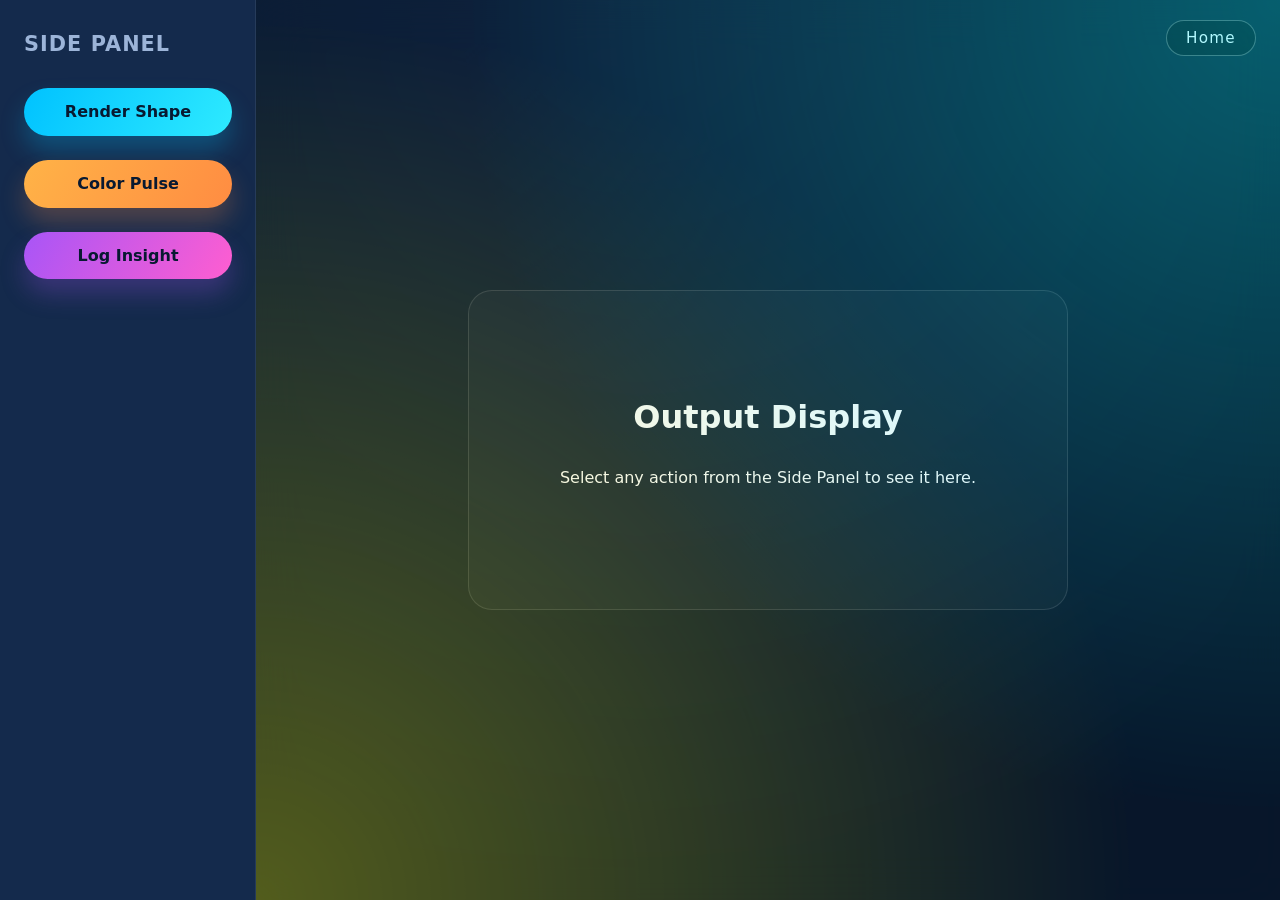
<file: index.html>
<!DOCTYPE html>
<html lang="en">
  <head>
    <meta charset="UTF-8" />
    <meta name="viewport" content="width=device-width, initial-scale=1.0" />
    <title>Interactive Main Frame</title>
    <style>
      :root {
        color-scheme: light dark;
        --deep-blue: #0b1f3a;
        --panel-blue: #142a4c;
        --accent: #00c2ff;
        --accent-2: #ffb347;
        --accent-3: #a855f7;
        --text: #f5f7ff;
        --muted: #9cb4d8;
      }

      * {
        box-sizing: border-box;
        font-family: "Segoe UI", system-ui, -apple-system, sans-serif;
      }

      body {
        margin: 0;
        min-height: 100vh;
        background: radial-gradient(circle at top, #162946 0%, #050c16 80%);
        color: var(--text);
      }

      .main-frame {
        display: flex;
        min-height: 100vh;
      }

      .side-panel {
        width: 20%;
        min-width: 220px;
        background: var(--panel-blue);
        padding: 2rem 1.5rem;
        display: flex;
        flex-direction: column;
        gap: 1.5rem;
        box-shadow: inset -1px 0 0 rgba(255, 255, 255, 0.08);
      }

      .side-panel h2 {
        margin: 0 0 0.5rem;
        font-size: 1.3rem;
        letter-spacing: 0.05em;
        text-transform: uppercase;
        color: var(--muted);
      }

      .panel-button {
        border: none;
        border-radius: 999px;
        padding: 0.9rem 1.2rem;
        font-size: 1rem;
        font-weight: 600;
        cursor: pointer;
        color: #081931;
        transition: transform 150ms ease, box-shadow 150ms ease;
      }

      .panel-button:nth-child(2) {
        background: linear-gradient(120deg, var(--accent), #2eeaff);
        box-shadow: 0 15px 25px rgba(0, 194, 255, 0.25);
      }

      .panel-button:nth-child(3) {
        background: linear-gradient(120deg, var(--accent-2), #ff8c42);
        box-shadow: 0 15px 25px rgba(255, 140, 66, 0.25);
      }

      .panel-button:nth-child(4) {
        background: linear-gradient(120deg, var(--accent-3), #ff5ed0);
        box-shadow: 0 15px 25px rgba(168, 85, 247, 0.25);
      }

      .panel-button:hover {
        transform: translateY(-2px);
      }

      .panel-button:active {
        transform: translateY(0);
      }

      .output-display {
        width: 80%;
        background: rgba(11, 31, 58, 0.6);
        backdrop-filter: blur(24px);
        position: relative;
        padding: 2.5rem;
        display: flex;
        align-items: center;
        justify-content: center;
        overflow: hidden;
      }

      .home-button {
        position: absolute;
        top: 1.25rem;
        right: 1.5rem;
        border: 1px solid rgba(255, 255, 255, 0.3);
        background: rgba(0, 0, 0, 0.35);
        color: var(--text);
        border-radius: 999px;
        padding: 0.5rem 1.2rem;
        font-size: 0.95rem;
        letter-spacing: 0.08em;
        cursor: pointer;
        transition: background 150ms ease, color 150ms ease;
      }

      .home-button:hover {
        background: rgba(0, 0, 0, 0.55);
        color: #fff;
      }

      .output-content {
        width: min(600px, 100%);
        min-height: 320px;
        border-radius: 24px;
        border: 1px solid rgba(255, 255, 255, 0.12);
        background: rgba(255, 255, 255, 0.03);
        display: flex;
        flex-direction: column;
        align-items: center;
        justify-content: center;
        text-align: center;
        padding: 2rem;
        gap: 1rem;
      }

      .output-title {
        font-size: 2rem;
        margin: 0;
      }

      .shape {
        width: 120px;
        height: 120px;
        margin-top: 1rem;
      }

      .shape.square {
        border-radius: 12px;
        background: linear-gradient(130deg, #ffd600, #ff3366);
        box-shadow: 0 20px 60px rgba(255, 51, 102, 0.35);
      }

      .shape.hexagon {
        position: relative;
        width: 100px;
        height: 55px;
        background: linear-gradient(130deg, #23d5ab, #23a6d5);
        margin-top: 0.5rem;
      }

      .shape.hexagon::before,
      .shape.hexagon::after {
        content: "";
        position: absolute;
        left: 0;
        width: 0;
        border-left: 50px solid transparent;
        border-right: 50px solid transparent;
      }

      .shape.hexagon::before {
        bottom: 100%;
        border-bottom: 27px solid #23d5ab;
      }

      .shape.hexagon::after {
        top: 100%;
        border-top: 27px solid #23a6d5;
      }

      .log-container {
        width: 100%;
        text-align: left;
        font-family: "Fira Code", Consolas, monospace;
        font-size: 0.95rem;
        color: var(--muted);
        line-height: 1.5;
      }

      .color-splash {
        position: absolute;
        inset: 0;
        pointer-events: none;
        opacity: 0.3;
        background: radial-gradient(circle at top right, #0ff 0%, transparent 60%),
          radial-gradient(circle at bottom left, #ff0 0%, transparent 65%);
        transition: opacity 200ms ease;
      }

      .output-display.color-mode .color-splash {
        opacity: 0.6;
      }

      @media (max-width: 900px) {
        .main-frame {
          flex-direction: column;
        }
        .side-panel,
        .output-display {
          width: 100%;
        }
        .side-panel {
          flex-direction: row;
          flex-wrap: wrap;
          justify-content: center;
        }
        .panel-button {
          flex: 1 1 160px;
        }
      }
    </style>
  </head>
  <body>
    <main class="main-frame">
      <section class="side-panel">
        <h2>Side Panel</h2>
        <button class="panel-button" onclick="renderShape()">Render Shape</button>
        <button class="panel-button" onclick="changeBackground()">Color Pulse</button>
        <button class="panel-button" onclick="logMessage()">Log Insight</button>
      </section>

      <section class="output-display" id="outputDisplay">
        <button class="home-button" onclick="resetOutput()">Home</button>
        <div class="color-splash"></div>
        <div class="output-content" id="outputContent">
          <h1 class="output-title">Output Display</h1>
          <p>Select any action from the Side Panel to see it here.</p>
        </div>
      </section>
    </main>

    <script>
      const outputDisplay = document.getElementById("outputDisplay");
      const outputContent = document.getElementById("outputContent");

      function renderShape() {
        const shape = document.createElement("div");
        shape.className = "shape hexagon";

        outputDisplay.classList.remove("color-mode");
        outputContent.innerHTML = `
          <h1 class="output-title">Hexagon Rendered</h1>
          <p>A clean geometric shape just arrived from the Side Panel.</p>
        `;
        outputContent.appendChild(shape);
      }

      function changeBackground() {
        outputDisplay.classList.add("color-mode");
        outputDisplay.style.background = "linear-gradient(135deg, #051937, #00275f)";

        outputContent.innerHTML = `
          <h1 class="output-title">Color Pulse</h1>
          <p>The Output Display received a color instruction. Enjoy the glow!</p>
        `;
      }

      function logMessage() {
        outputDisplay.classList.remove("color-mode");
        outputDisplay.style.background = "rgba(11, 31, 58, 0.6)";

        const timestamp = new Date().toLocaleTimeString();
        outputContent.innerHTML = `
          <h1 class="output-title">Mission Log</h1>
          <div class="log-container">
            <p>[${timestamp}] Side Panel reports: "All systems nominal."</p>
            <p>[${timestamp}] Output Display acknowledges transmission.</p>
          </div>
        `;
      }

      function resetOutput() {
        outputDisplay.classList.remove("color-mode");
        outputDisplay.style.background = "rgba(11, 31, 58, 0.6)";
        outputContent.innerHTML = `
          <h1 class="output-title">Output Display</h1>
          <p>Select any action from the Side Panel to see it here.</p>
        `;
      }
    </script>
  </body>
</html>
</file>
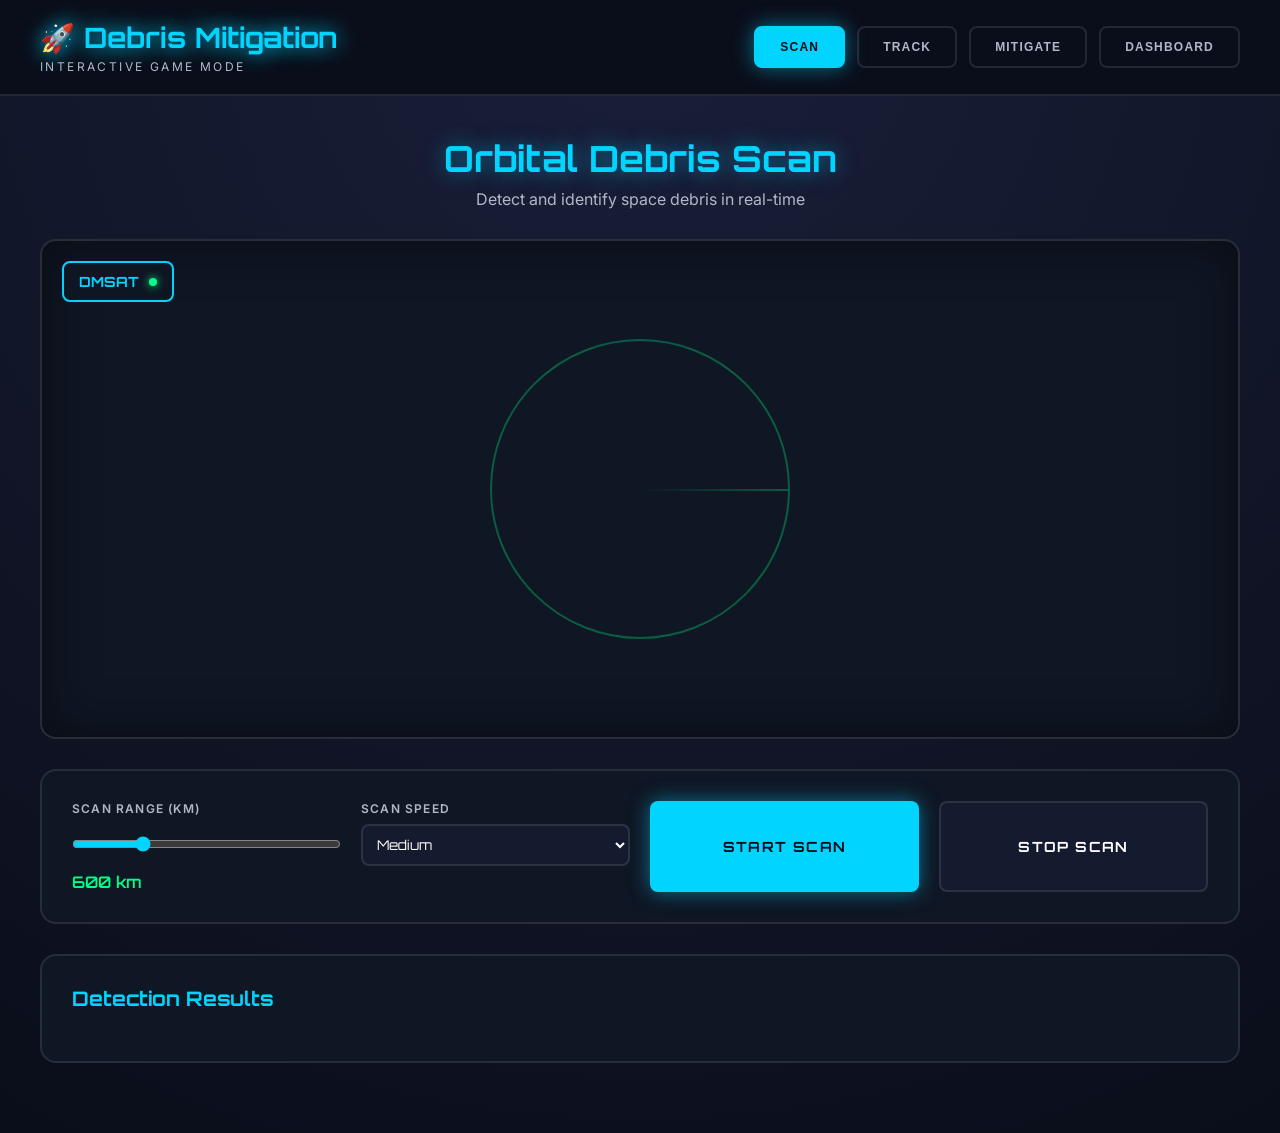
<file: satellite_debris_mitigation/index.html>
<!DOCTYPE html>
<html lang="en">
<head>
  <meta charset="UTF-8" />
  <meta name="viewport" content="width=device-width, initial-scale=1.0" />
  <title>Satellite Debris Mitigation | Game Mode</title>
  <link rel="stylesheet" href="styles.css" />
  <link rel="preconnect" href="https://fonts.googleapis.com" />
  <link rel="preconnect" href="https://fonts.gstatic.com" crossorigin />
  <link href="https://fonts.googleapis.com/css2?family=Orbitron:wght@400;600;700;900&family=Inter:wght@300;400;500;600&display=swap" rel="stylesheet" />
</head>
<body>

  <!-- Header -->
  <header class="game-header">
    <div class="logo">
      <h1>🚀 Debris Mitigation</h1>
      <p class="subtitle">Interactive Game Mode</p>
    </div>
    <nav class="game-nav">
      <button class="nav-btn active" data-section="scan">Scan</button>
      <button class="nav-btn" data-section="track">Track</button>
      <button class="nav-btn" data-section="mitigate">Mitigate</button>
      <button class="nav-btn" data-section="dashboard">Dashboard</button>
    </nav>
  </header>

  <!-- Main Game Area -->
  <main class="game-main">
    <!-- Scan Section -->
    <section id="scan-section" class="game-section active">
      <div class="section-header">
        <h2>Orbital Debris Scan</h2>
        <p>Detect and identify space debris in real-time</p>
      </div>
      <div class="game-canvas-container">
        <canvas id="scan-canvas"></canvas>
        <div class="scan-overlay">
          <div class="scan-radar">
            <div class="radar-sweep"></div>
          </div>
          <div class="satellite-indicator">
            <div class="satellite-label">DMSAT</div>
            <div class="satellite-pulse"></div>
          </div>
        </div>
      </div>
      <div class="control-panel">
        <div class="control-group">
          <label>Scan Range (km)</label>
          <input type="range" id="scan-range" min="200" max="2000" value="600" />
          <span id="scan-range-value">600 km</span>
        </div>
        <div class="control-group">
          <label>Scan Speed</label>
          <select id="scan-speed">
            <option value="slow">Slow (Accurate)</option>
            <option value="medium" selected>Medium</option>
            <option value="fast">Fast (Quick)</option>
          </select>
        </div>
        <button id="btn-start-scan" class="game-btn primary">Start Scan</button>
        <button id="btn-stop-scan" class="game-btn">Stop Scan</button>
      </div>
      <div class="results-panel">
        <h3>Detection Results</h3>
        <div id="scan-results" class="results-grid"></div>
      </div>
    </section>

    <!-- Track Section -->
    <section id="track-section" class="game-section">
      <div class="section-header">
        <h2>Debris Tracking</h2>
        <p>Monitor orbital paths and predict collisions</p>
      </div>
      <div class="game-canvas-container">
        <canvas id="track-canvas"></canvas>
        <div class="satellite-track-label">DMSAT Orbital Position</div>
      </div>
      <div class="control-panel">
        <div class="control-group">
          <label>Target Debris ID</label>
          <input type="text" id="track-id" placeholder="Enter debris ID" />
        </div>
        <button id="btn-track" class="game-btn primary">Track Object</button>
        <button id="btn-clear-track" class="game-btn">Clear Tracking</button>
      </div>
      <div class="telemetry-panel">
        <h3>Telemetry Data</h3>
        <div id="telemetry-data" class="telemetry-grid"></div>
      </div>
    </section>

    <!-- Mitigate Section -->
    <section id="mitigate-section" class="game-section">
      <div class="section-header">
        <h2>Debris Mitigation</h2>
        <p>Engage and neutralize high-risk debris</p>
      </div>
      <div class="game-canvas-container">
        <canvas id="mitigate-canvas"></canvas>
        <div class="satellite-engage-label">DMSAT Engagement Mode</div>
      </div>
      <div class="control-panel">
        <div class="control-group">
          <label>Weapon Type</label>
          <select id="weapon-type">
            <option value="laser">Laser Ablation</option>
            <option value="kinetic">Kinetic Impact</option>
            <option value="net">Capture Net</option>
          </select>
        </div>
        <div class="control-group">
          <label>Power Level</label>
          <input type="range" id="weapon-power" min="1" max="100" value="50" />
          <span id="weapon-power-value">50%</span>
        </div>
        <button id="btn-engage" class="game-btn danger">Engage Target</button>
        <div class="target-list">
          <h4>Available Targets</h4>
          <div id="target-list" class="target-grid"></div>
        </div>
      </div>
    </section>

    <!-- Dashboard Section -->
    <section id="dashboard-section" class="game-section">
      <div class="section-header">
        <h2>Mission Dashboard</h2>
        <p>Overview of all operations and statistics</p>
      </div>
      <div class="dashboard-grid">
        <div class="dashboard-card">
          <h3>Mission Statistics</h3>
          <div class="stat-item">
            <span class="stat-label">Total Scans</span>
            <span class="stat-value" id="stat-scans">0</span>
          </div>
          <div class="stat-item">
            <span class="stat-label">Debris Tracked</span>
            <span class="stat-value" id="stat-tracked">0</span>
          </div>
          <div class="stat-item">
            <span class="stat-label">Debris Neutralized</span>
            <span class="stat-value" id="stat-neutralized">0</span>
          </div>
          <div class="stat-item">
            <span class="stat-label">Success Rate</span>
            <span class="stat-value" id="stat-success">0%</span>
          </div>
        </div>
        <div class="dashboard-card">
          <h3>DMSAT Satellite Status</h3>
          <div class="satellite-status">
            <div class="status-indicator active">
              <span class="status-dot"></span>
              <span>Operational</span>
            </div>
            <div class="satellite-telemetry">
              <div class="telemetry-item">
                <span class="telemetry-label">Orbit Altitude</span>
                <span class="telemetry-value" id="dmsat-altitude">550 km</span>
              </div>
              <div class="telemetry-item">
                <span class="telemetry-label">Inclination</span>
                <span class="telemetry-value" id="dmsat-inclination">97.6°</span>
              </div>
              <div class="telemetry-item">
                <span class="telemetry-label">Velocity</span>
                <span class="telemetry-value" id="dmsat-velocity">7.58 km/s</span>
              </div>
              <div class="telemetry-item">
                <span class="telemetry-label">Mission Time</span>
                <span class="telemetry-value" id="dmsat-time">00:00:00</span>
              </div>
              <div class="telemetry-item">
                <span class="telemetry-label">Power Level</span>
                <span class="telemetry-value" id="dmsat-power">85%</span>
              </div>
            </div>
          </div>
        </div>
        <div class="dashboard-card">
          <h3>Mission Log</h3>
          <div id="mission-log" class="mission-log"></div>
        </div>
      </div>
    </section>
  </main>

  <!-- Particle Canvas (Overlay) -->
  <canvas id="particle-canvas"></canvas>

  <script src="game.js"></script>
</body>
</html>
</file>
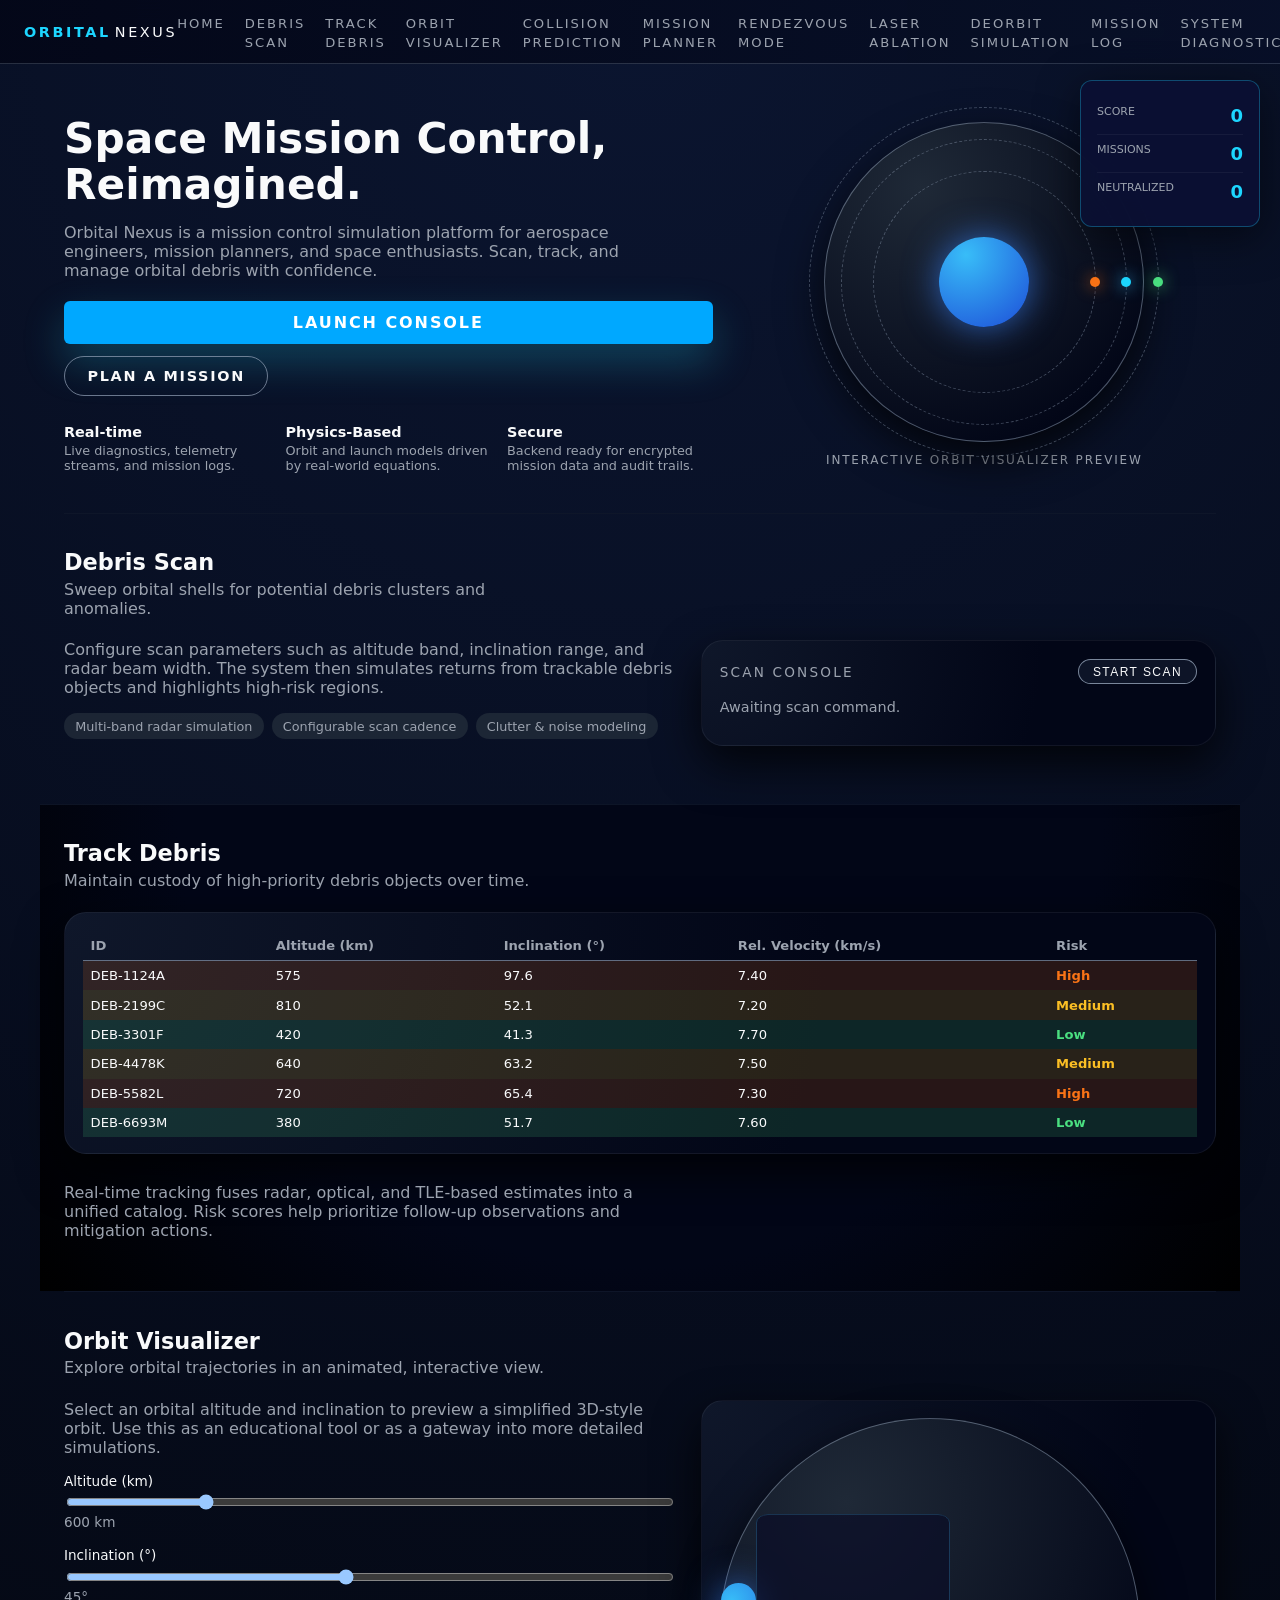
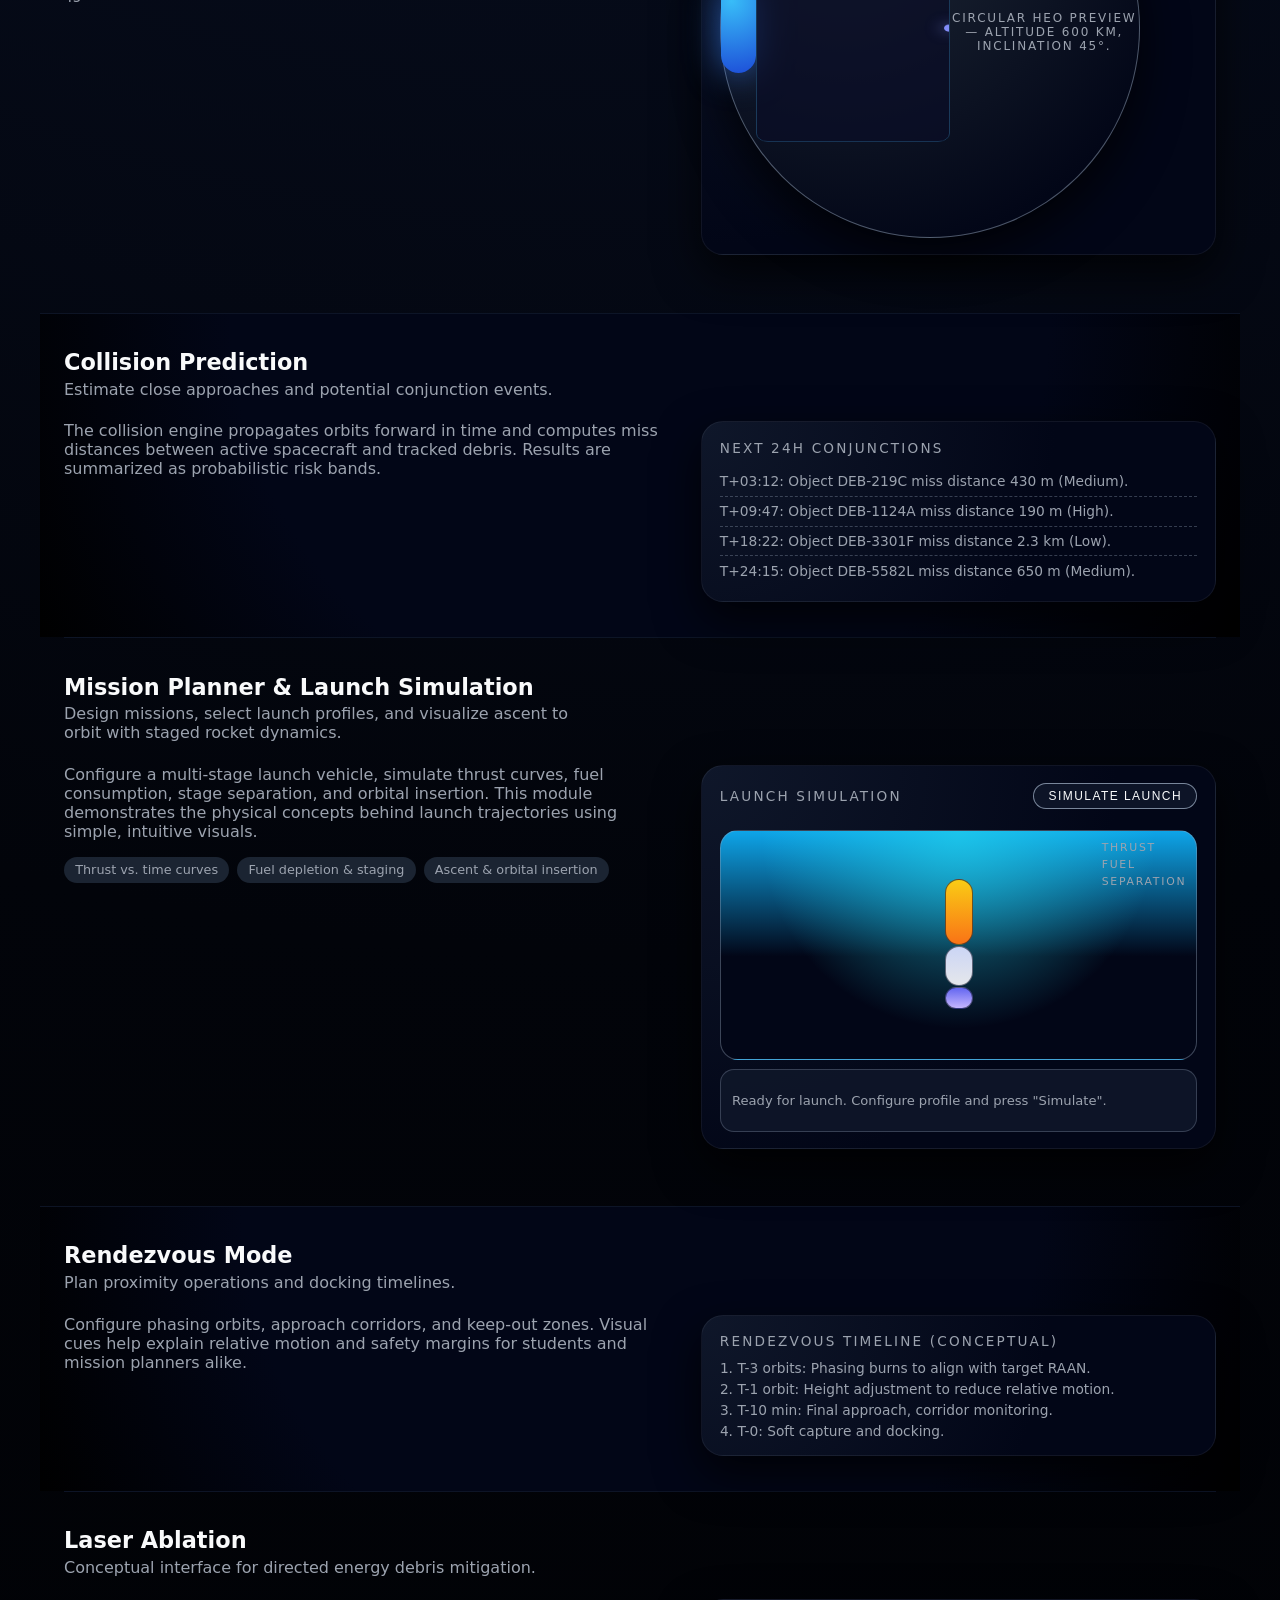
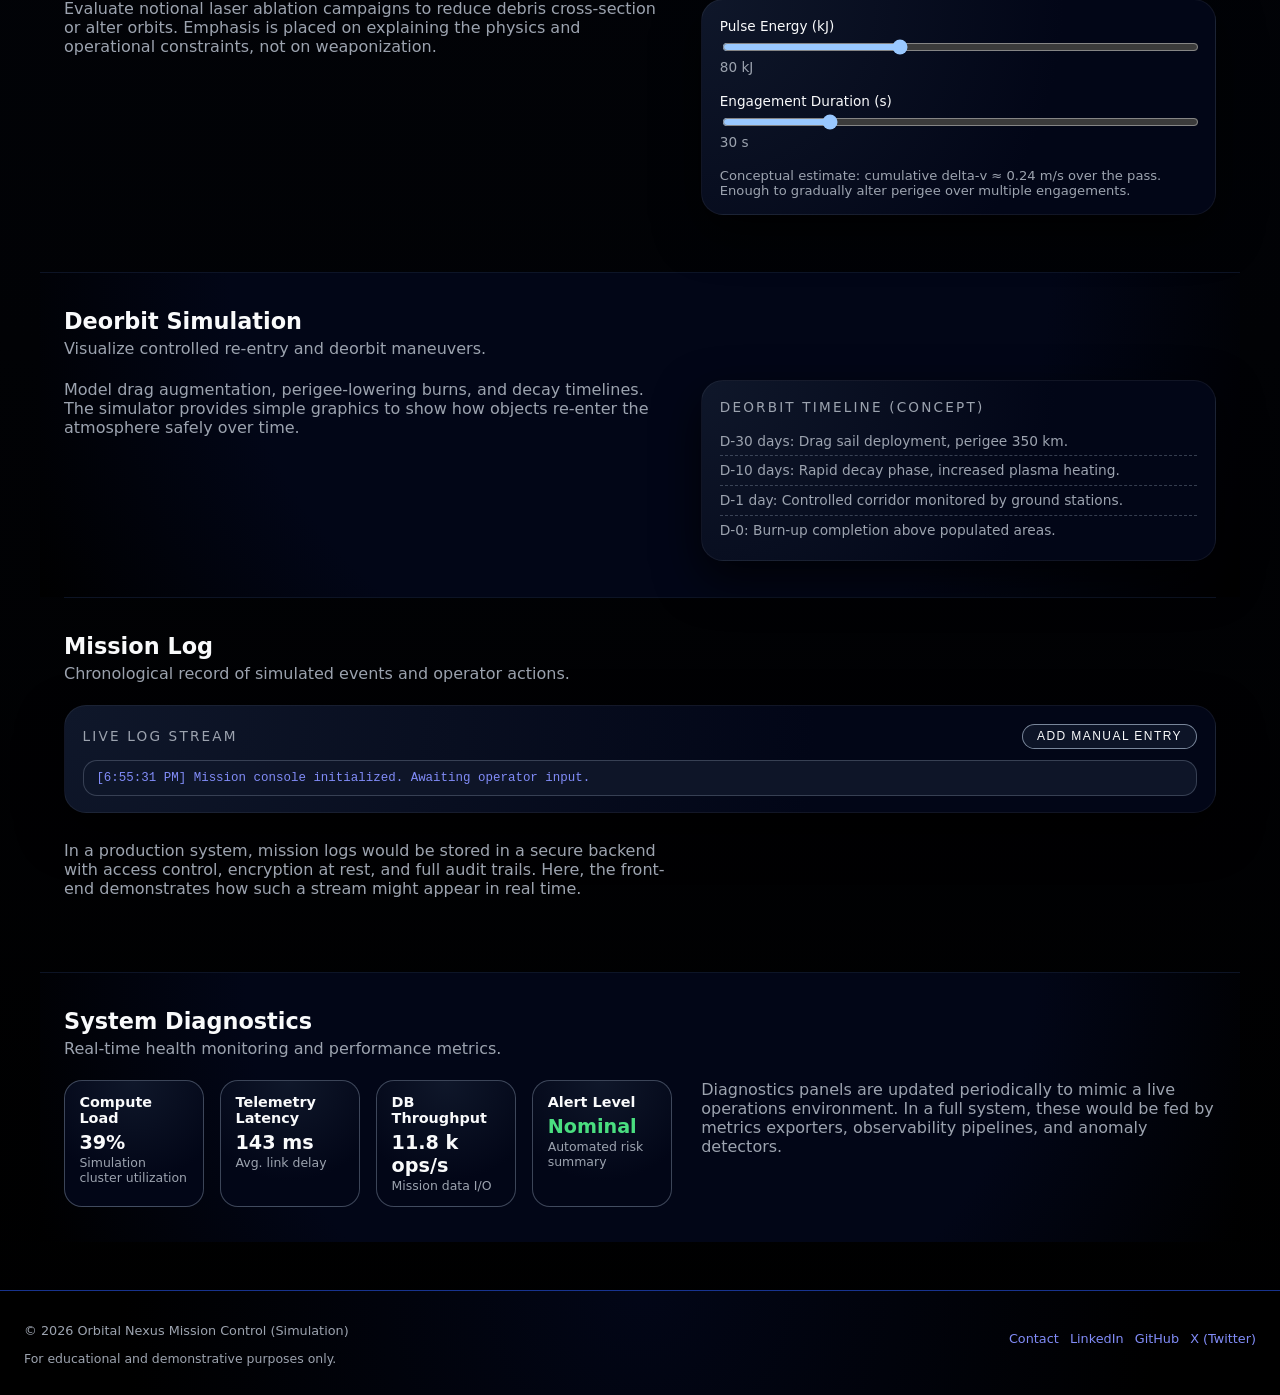
<file: mission-control.html>
<!DOCTYPE html>
<html lang="en">
  <head>
    <meta charset="UTF-8" />
    <meta name="viewport" content="width=device-width, initial-scale=1.0" />
    <title>Orbital Nexus | Mission Control Platform</title>
    <link rel="stylesheet" href="mission-control.css" />
  </head>
  <body>
    <!-- Top Navigation -->
    <header class="mc-header">
      <div class="mc-logo">Orbital<span>Nexus</span></div>
      <nav class="mc-nav">
        <button class="nav-toggle" aria-label="Toggle navigation">
          <span></span><span></span><span></span>
        </button>
        <ul class="nav-links">
          <li><a href="#home">Home</a></li>
          <li><a href="#debris-scan">Debris Scan</a></li>
          <li><a href="#track-debris">Track Debris</a></li>
          <li><a href="#orbit-visualizer">Orbit Visualizer</a></li>
          <li><a href="#collision-prediction">Collision Prediction</a></li>
          <li><a href="#mission-planner">Mission Planner</a></li>
          <li><a href="#rendezvous-mode">Rendezvous Mode</a></li>
          <li><a href="#laser-ablation">Laser Ablation</a></li>
          <li><a href="#deorbit-simulation">Deorbit Simulation</a></li>
          <li><a href="#mission-log">Mission Log</a></li>
          <li><a href="#system-diagnostics">System Diagnostics</a></li>
        </ul>
      </nav>
    </header>

    <!-- Hero / Home -->
    <main id="home" class="mc-main">
      <section class="hero">
        <div class="hero-content">
          <h1>Space Mission Control, Reimagined.</h1>
          <p>
            Orbital Nexus is a mission control simulation platform for
            aerospace engineers, mission planners, and space enthusiasts. Scan,
            track, and manage orbital debris with confidence.
          </p>
          <div class="hero-actions">
            <a href="#orbit-visualizer" class="btn primary">Launch Console</a>
            <a href="#mission-planner" class="btn ghost">Plan a Mission</a>
          </div>
          <div class="hero-highlights">
            <div>
              <h3>Real-time</h3>
              <p>Live diagnostics, telemetry streams, and mission logs.</p>
            </div>
            <div>
              <h3>Physics-Based</h3>
              <p>Orbit and launch models driven by real-world equations.</p>
            </div>
            <div>
              <h3>Secure</h3>
              <p>Backend ready for encrypted mission data and audit trails.</p>
            </div>
          </div>
        </div>
        <div class="hero-visual">
          <div class="orbit-scene">
            <div class="planet"></div>
            <div class="orbit orbit-1">
              <div class="satellite sat-1"></div>
            </div>
            <div class="orbit orbit-2">
              <div class="satellite sat-2"></div>
            </div>
            <div class="orbit orbit-3">
              <div class="satellite sat-3"></div>
            </div>
          </div>
          <div class="orbit-caption">Interactive Orbit Visualizer Preview</div>
        </div>
      </section>

      <!-- Debris Scan -->
      <section id="debris-scan" class="mc-section">
        <header class="section-header">
          <h2>Debris Scan</h2>
          <p>Sweep orbital shells for potential debris clusters and anomalies.</p>
        </header>
        <div class="section-grid">
          <div class="section-text">
            <p>
              Configure scan parameters such as altitude band, inclination
              range, and radar beam width. The system then simulates returns
              from trackable debris objects and highlights high-risk regions.
            </p>
            <ul class="pill-list">
              <li>Multi-band radar simulation</li>
              <li>Configurable scan cadence</li>
              <li>Clutter & noise modeling</li>
            </ul>
          </div>
          <div class="section-panel">
            <div class="panel-header">
              <span>Scan Console</span>
              <button class="panel-btn" id="btnStartScan">Start Scan</button>
            </div>
            <div class="panel-body" id="scanOutput">
              <p>Awaiting scan command.</p>
            </div>
          </div>
        </div>
      </section>

      <!-- Track Debris -->
      <section id="track-debris" class="mc-section alt">
        <header class="section-header">
          <h2>Track Debris</h2>
          <p>Maintain custody of high-priority debris objects over time.</p>
        </header>
        <div class="section-grid">
          <div class="section-panel wide">
            <table class="data-table">
              <thead>
                <tr>
                  <th>ID</th>
                  <th>Altitude (km)</th>
                  <th>Inclination (°)</th>
                  <th>Rel. Velocity (km/s)</th>
                  <th>Risk</th>
                </tr>
              </thead>
              <tbody id="debrisTableBody">
                <!-- JS injects rows -->
              </tbody>
            </table>
          </div>
          <div class="section-text">
            <p>
              Real-time tracking fuses radar, optical, and TLE-based estimates
              into a unified catalog. Risk scores help prioritize follow-up
              observations and mitigation actions.
            </p>
          </div>
        </div>
      </section>

      <!-- Orbit Visualizer -->
      <section id="orbit-visualizer" class="mc-section">
        <header class="section-header">
          <h2>Orbit Visualizer</h2>
          <p>Explore orbital trajectories in an animated, interactive view.</p>
        </header>
        <div class="section-grid">
          <div class="section-text">
            <p>
              Select an orbital altitude and inclination to preview a simplified
              3D-style orbit. Use this as an educational tool or as a gateway
              into more detailed simulations.
            </p>
            <label class="field">
              <span>Altitude (km)</span>
              <input
                type="range"
                id="altitudeRange"
                min="200"
                max="2000"
                value="600"
              />
              <div class="field-meta">
                <span id="altitudeValue">600 km</span>
              </div>
            </label>
            <label class="field">
              <span>Inclination (°)</span>
              <input
                type="range"
                id="inclinationRange"
                min="0"
                max="98"
                value="45"
              />
              <div class="field-meta">
                <span id="inclinationValue">45°</span>
              </div>
            </label>
          </div>
          <div class="section-panel orbit-panel">
            <div class="orbit-scene large" id="liveOrbitScene">
              <div class="planet"></div>
              <div class="orbit orbit-visual">
                <div class="satellite sat-live"></div>
              </div>
            <div class="orbit-caption small" id="orbitSummary">
              Circular LEO preview — altitude 600 km, inclination 45°.
            </div>
          </div>
        </div>
      </section>

      <!-- Collision Prediction -->
      <section id="collision-prediction" class="mc-section alt">
        <header class="section-header">
          <h2>Collision Prediction</h2>
          <p>Estimate close approaches and potential conjunction events.</p>
        </header>
        <div class="section-grid">
          <div class="section-text">
            <p>
              The collision engine propagates orbits forward in time and
              computes miss distances between active spacecraft and tracked
              debris. Results are summarized as probabilistic risk bands.
            </p>
          </div>
          <div class="section-panel">
            <div class="panel-header">
              <span>Next 24h Conjunctions</span>
            </div>
            <div class="panel-body">
              <ul class="event-list" id="collisionList">
                <!-- Populated via JS -->
              </ul>
            </div>
          </div>
        </div>
      </section>

      <!-- Mission Planner + Rocket Launch Simulation -->
      <section id="mission-planner" class="mc-section">
        <header class="section-header">
          <h2>Mission Planner & Launch Simulation</h2>
          <p>
            Design missions, select launch profiles, and visualize ascent to
            orbit with staged rocket dynamics.
          </p>
        </header>
        <div class="section-grid">
          <div class="section-text">
            <p>
              Configure a multi-stage launch vehicle, simulate thrust curves,
              fuel consumption, stage separation, and orbital insertion. This
              module demonstrates the physical concepts behind launch
              trajectories using simple, intuitive visuals.
            </p>
            <ul class="pill-list">
              <li>Thrust vs. time curves</li>
              <li>Fuel depletion & staging</li>
              <li>Ascent & orbital insertion</li>
            </ul>
          </div>
          <div class="section-panel launch-panel">
            <div class="panel-header">
              <span>Launch Simulation</span>
              <button class="panel-btn" id="btnLaunch">Simulate Launch</button>
            </div>
            <div class="launch-scene" id="launchScene">
              <div class="sky-gradient"></div>
              <div class="rocket">
                <div class="stage stage-1"></div>
                <div class="stage stage-2"></div>
                <div class="stage stage-3"></div>
                <div class="flame"></div>
              </div>
              <div class="stage-tags">
                <span>Thrust</span>
                <span>Fuel</span>
                <span>Separation</span>
              </div>
            </div>
            <div class="launch-telemetry" id="launchTelemetry">
              <p>Ready for launch. Configure profile and press "Simulate".</p>
            </div>
          </div>
        </div>
      </section>

      <!-- Rendezvous Mode -->
      <section id="rendezvous-mode" class="mc-section alt">
        <header class="section-header">
          <h2>Rendezvous Mode</h2>
          <p>Plan proximity operations and docking timelines.</p>
        </header>
        <div class="section-grid">
          <div class="section-text">
            <p>
              Configure phasing orbits, approach corridors, and keep-out zones.
              Visual cues help explain relative motion and safety margins for
              students and mission planners alike.
            </p>
          </div>
          <div class="section-panel">
            <div class="panel-header">
              <span>Rendezvous Timeline (Conceptual)</span>
            </div>
            <ol class="timeline">
              <li>T-3 orbits: Phasing burns to align with target RAAN.</li>
              <li>T-1 orbit: Height adjustment to reduce relative motion.</li>
              <li>T-10 min: Final approach, corridor monitoring.</li>
              <li>T-0: Soft capture and docking.</li>
            </ol>
          </div>
        </div>
      </section>

      <!-- Laser Ablation -->
      <section id="laser-ablation" class="mc-section">
        <header class="section-header">
          <h2>Laser Ablation</h2>
          <p>Conceptual interface for directed energy debris mitigation.</p>
        </header>
        <div class="section-grid">
          <div class="section-text">
            <p>
              Evaluate notional laser ablation campaigns to reduce debris
              cross-section or alter orbits. Emphasis is placed on explaining
              the physics and operational constraints, not on weaponization.
            </p>
          </div>
          <div class="section-panel">
            <label class="field">
              <span>Pulse Energy (kJ)</span>
              <input type="range" min="10" max="200" value="80" id="laserEnergy" />
              <div class="field-meta">
                <span id="laserEnergyValue">80 kJ</span>
              </div>
            </label>
            <label class="field">
              <span>Engagement Duration (s)</span>
              <input type="range" min="5" max="120" value="30" id="laserDuration" />
              <div class="field-meta">
                <span id="laserDurationValue">30 s</span>
              </div>
            </label>
            <div class="panel-body small" id="laserSummary">
              Estimated delta-v is minimal but sufficient to lower perigee over
              repeated passes. This is a conceptual educational model.
            </div>
          </div>
        </div>
      </section>

      <!-- Deorbit Simulation -->
      <section id="deorbit-simulation" class="mc-section alt">
        <header class="section-header">
          <h2>Deorbit Simulation</h2>
          <p>Visualize controlled re-entry and deorbit maneuvers.</p>
        </header>
        <div class="section-grid">
          <div class="section-text">
            <p>
              Model drag augmentation, perigee-lowering burns, and decay
              timelines. The simulator provides simple graphics to show how
              objects re-enter the atmosphere safely over time.
            </p>
          </div>
          <div class="section-panel">
            <div class="panel-header">
              <span>Deorbit Timeline (Concept)</span>
            </div>
            <ul class="event-list">
              <li>D-30 days: Drag sail deployment, perigee 350 km.</li>
              <li>D-10 days: Rapid decay phase, increased plasma heating.</li>
              <li>D-1 day: Controlled corridor monitored by ground stations.</li>
              <li>D-0: Burn-up completion above populated areas.</li>
            </ul>
          </div>
        </div>
      </section>

      <!-- Mission Log -->
      <section id="mission-log" class="mc-section">
        <header class="section-header">
          <h2>Mission Log</h2>
          <p>Chronological record of simulated events and operator actions.</p>
        </header>
        <div class="section-grid">
          <div class="section-panel wide">
            <div class="panel-header">
              <span>Live Log Stream</span>
              <button class="panel-btn" id="btnAddManualLog">Add Manual Entry</button>
            </div>
            <div class="mission-log" id="missionLogStream">
              <!-- JS appends log lines -->
            </div>
          </div>
          <div class="section-text">
            <p>
              In a production system, mission logs would be stored in a secure
              backend with access control, encryption at rest, and full audit
              trails. Here, the front-end demonstrates how such a stream might
              appear in real time.
            </p>
          </div>
        </div>
      </section>

      <!-- System Diagnostics -->
      <section id="system-diagnostics" class="mc-section alt">
        <header class="section-header">
          <h2>System Diagnostics</h2>
          <p>Real-time health monitoring and performance metrics.</p>
        </header>
        <div class="section-grid">
          <div class="diagnostics-grid">
            <div class="diag-card">
              <h3>Compute Load</h3>
              <p class="diag-value" id="diagCpu">42%</p>
              <p class="diag-meta">Simulation cluster utilization</p>
            </div>
            <div class="diag-card">
              <h3>Telemetry Latency</h3>
              <p class="diag-value" id="diagLatency">180 ms</p>
              <p class="diag-meta">Avg. link delay</p>
            </div>
            <div class="diag-card">
              <h3>DB Throughput</h3>
              <p class="diag-value" id="diagDb">12.3 k ops/s</p>
              <p class="diag-meta">Mission data I/O</p>
            </div>
            <div class="diag-card">
              <h3>Alert Level</h3>
              <p class="diag-value" id="diagAlert">Nominal</p>
              <p class="diag-meta">Automated risk summary</p>
            </div>
          </div>
          <div class="section-text">
            <p>
              Diagnostics panels are updated periodically to mimic a live
              operations environment. In a full system, these would be fed by
              metrics exporters, observability pipelines, and anomaly detectors.
            </p>
          </div>
        </div>
      </section>
    </main>

    <!-- Footer -->
    <footer class="mc-footer">
      <div class="footer-left">
        <p>&copy; <span id="year"></span> Orbital Nexus Mission Control (Simulation)</p>
        <p class="footer-note">For educational and demonstrative purposes only.</p>
      </div>
      <div class="footer-right">
        <div class="footer-links">
          <a href="mailto:contact@orbitalnexus.example">Contact</a>
          <a href="#">LinkedIn</a>
          <a href="#">GitHub</a>
          <a href="#">X (Twitter)</a>
        </div>
      </div>
    </footer>

    <script src="mission-control.js"></script>
  </body>
</html>
</file>
<file: satellite_debris_mitigation/styles.css>
:root {
  --bg-dark: #0a0e1a;
  --bg-panel: #0f1624;
  --bg-elevated: #151b2e;
  --accent-blue: #00d4ff;
  --accent-green: #00ff88;
  --accent-orange: #ff6b35;
  --accent-red: #ff3366;
  --text-primary: #ffffff;
  --text-secondary: #b0b8c8;
  --border-color: rgba(255, 255, 255, 0.1);
  --shadow-glow: 0 0 20px rgba(0, 212, 255, 0.5);
  --shadow-glow-green: 0 0 20px rgba(0, 255, 136, 0.5);
}

* {
  margin: 0;
  padding: 0;
  box-sizing: border-box;
}

body {
  font-family: 'Inter', sans-serif;
  background: radial-gradient(circle at top, #1a1f3a 0%, #0a0e1a 100%);
  color: var(--text-primary);
  min-height: 100vh;
  overflow-x: hidden;
}

/* Game HUD */
#game-hud {
  position: fixed;
  top: 20px;
  right: 20px;
  z-index: 1000;
  background: rgba(15, 22, 36, 0.95);
  backdrop-filter: blur(20px);
  border: 2px solid var(--accent-blue);
  border-radius: 16px;
  padding: 20px;
  min-width: 220px;
  box-shadow: var(--shadow-glow);
  animation: slideInRight 0.5s ease-out;
}

.hud-section {
  display: flex;
  justify-content: space-between;
  align-items: center;
  padding: 12px 0;
  border-bottom: 1px solid var(--border-color);
}

.hud-section:last-child {
  border-bottom: none;
}

.hud-label {
  font-size: 12px;
  text-transform: uppercase;
  letter-spacing: 0.1em;
  color: var(--text-secondary);
  font-weight: 600;
}

.hud-value {
  font-size: 24px;
  font-weight: 700;
  color: var(--accent-green);
  font-family: 'Orbitron', monospace;
  transition: all 0.3s ease;
}

.hud-value:hover {
  transform: scale(1.1);
  text-shadow: 0 0 10px var(--accent-green);
}

/* Header */
.game-header {
  position: sticky;
  top: 0;
  z-index: 100;
  background: rgba(10, 14, 26, 0.95);
  backdrop-filter: blur(20px);
  border-bottom: 2px solid var(--border-color);
  padding: 20px 40px;
  display: flex;
  justify-content: space-between;
  align-items: center;
}

.logo h1 {
  font-family: 'Orbitron', sans-serif;
  font-size: 28px;
  font-weight: 700;
  color: var(--accent-blue);
  text-shadow: 0 0 20px var(--accent-blue);
  margin-bottom: 4px;
}

.subtitle {
  font-size: 12px;
  color: var(--text-secondary);
  text-transform: uppercase;
  letter-spacing: 0.2em;
}

.game-nav {
  display: flex;
  gap: 12px;
}

.nav-btn {
  padding: 12px 24px;
  background: transparent;
  border: 2px solid var(--border-color);
  border-radius: 8px;
  color: var(--text-secondary);
  font-weight: 600;
  cursor: pointer;
  transition: all 0.3s ease;
  text-transform: uppercase;
  letter-spacing: 0.1em;
  font-size: 12px;
}

.nav-btn:hover {
  border-color: var(--accent-blue);
  color: var(--accent-blue);
  transform: translateY(-2px);
  box-shadow: 0 4px 12px rgba(0, 212, 255, 0.3);
}

.nav-btn.active {
  background: var(--accent-blue);
  border-color: var(--accent-blue);
  color: var(--bg-dark);
  box-shadow: var(--shadow-glow);
}

/* Main Game Area */
.game-main {
  padding: 40px;
  max-width: 1600px;
  margin: 0 auto;
}

.game-section {
  display: none;
  animation: fadeIn 0.5s ease-in;
}

.game-section.active {
  display: block;
}

.section-header {
  margin-bottom: 30px;
  text-align: center;
}

.section-header h2 {
  font-family: 'Orbitron', sans-serif;
  font-size: 36px;
  font-weight: 700;
  color: var(--accent-blue);
  margin-bottom: 8px;
  text-shadow: 0 0 20px rgba(0, 212, 255, 0.5);
}

.section-header p {
  color: var(--text-secondary);
  font-size: 16px;
}

/* Canvas Container */
.game-canvas-container {
  position: relative;
  width: 100%;
  height: 500px;
  background: var(--bg-panel);
  border: 2px solid var(--border-color);
  border-radius: 16px;
  margin-bottom: 30px;
  overflow: hidden;
  box-shadow: inset 0 0 50px rgba(0, 0, 0, 0.5);
}

canvas {
  width: 100%;
  height: 100%;
  display: block;
}

.scan-overlay {
  position: absolute;
  top: 0;
  left: 0;
  width: 100%;
  height: 100%;
  pointer-events: none;
}

.scan-radar {
  position: absolute;
  top: 50%;
  left: 50%;
  transform: translate(-50%, -50%);
  width: 300px;
  height: 300px;
  border: 2px solid var(--accent-green);
  border-radius: 50%;
  opacity: 0.3;
}

.radar-sweep {
  position: absolute;
  top: 50%;
  left: 50%;
  width: 150px;
  height: 2px;
  background: linear-gradient(90deg, transparent, var(--accent-green));
  transform-origin: left center;
  animation: radarSweep 2s linear infinite;
}

/* Control Panel */
.control-panel {
  background: var(--bg-panel);
  border: 2px solid var(--border-color);
  border-radius: 16px;
  padding: 30px;
  margin-bottom: 30px;
  display: grid;
  grid-template-columns: repeat(auto-fit, minmax(200px, 1fr));
  gap: 20px;
}

.control-group {
  display: flex;
  flex-direction: column;
  gap: 8px;
}

.control-group label {
  font-size: 12px;
  text-transform: uppercase;
  letter-spacing: 0.1em;
  color: var(--text-secondary);
  font-weight: 600;
}

.control-group input[type="range"],
.control-group select {
  padding: 10px;
  background: var(--bg-elevated);
  border: 2px solid var(--border-color);
  border-radius: 8px;
  color: var(--text-primary);
  font-family: 'Orbitron', monospace;
}

.control-group input[type="range"] {
  accent-color: var(--accent-blue);
}

.control-group span {
  font-family: 'Orbitron', monospace;
  color: var(--accent-green);
  font-weight: 600;
}

/* Game Buttons */
.game-btn {
  padding: 14px 28px;
  border: none;
  border-radius: 8px;
  font-weight: 700;
  font-size: 14px;
  text-transform: uppercase;
  letter-spacing: 0.1em;
  cursor: pointer;
  transition: all 0.3s ease;
  font-family: 'Orbitron', sans-serif;
}

.game-btn.primary {
  background: var(--accent-blue);
  color: var(--bg-dark);
  box-shadow: var(--shadow-glow);
}

.game-btn.primary:hover {
  transform: translateY(-2px);
  box-shadow: 0 0 30px rgba(0, 212, 255, 0.8);
}

.game-btn.danger {
  background: var(--accent-red);
  color: white;
  box-shadow: 0 0 20px rgba(255, 51, 102, 0.5);
}

.game-btn.danger:hover {
  transform: translateY(-2px);
  box-shadow: 0 0 30px rgba(255, 51, 102, 0.8);
}

.game-btn:not(.primary):not(.danger) {
  background: var(--bg-elevated);
  border: 2px solid var(--border-color);
  color: var(--text-primary);
}

.game-btn:not(.primary):not(.danger):hover {
  border-color: var(--accent-blue);
  color: var(--accent-blue);
}

/* Results Panel */
.results-panel,
.telemetry-panel {
  background: var(--bg-panel);
  border: 2px solid var(--border-color);
  border-radius: 16px;
  padding: 30px;
  margin-bottom: 30px;
}

.results-panel h3,
.telemetry-panel h3 {
  font-family: 'Orbitron', sans-serif;
  font-size: 20px;
  margin-bottom: 20px;
  color: var(--accent-blue);
}

.results-grid {
  display: grid;
  grid-template-columns: repeat(auto-fill, minmax(250px, 1fr));
  gap: 15px;
}

.result-item {
  background: var(--bg-elevated);
  border: 2px solid var(--border-color);
  border-radius: 8px;
  padding: 15px;
  transition: all 0.3s ease;
  animation: slideIn 0.3s ease-out;
}

.result-item:hover {
  border-color: var(--accent-blue);
  transform: translateY(-2px);
  box-shadow: 0 4px 12px rgba(0, 212, 255, 0.3);
}

.result-item.high-risk {
  border-color: var(--accent-red);
  animation: pulse 1s ease-in-out infinite;
}

.result-id {
  font-family: 'Orbitron', monospace;
  font-weight: 700;
  color: var(--accent-green);
  margin-bottom: 8px;
}

.result-info {
  font-size: 12px;
  color: var(--text-secondary);
  margin: 4px 0;
}

.telemetry-grid {
  display: grid;
  grid-template-columns: repeat(auto-fill, minmax(200px, 1fr));
  gap: 15px;
}

.telemetry-item {
  background: var(--bg-elevated);
  border: 2px solid var(--border-color);
  border-radius: 8px;
  padding: 15px;
  text-align: center;
}

.telemetry-label {
  font-size: 11px;
  text-transform: uppercase;
  letter-spacing: 0.1em;
  color: var(--text-secondary);
  margin-bottom: 8px;
}

.telemetry-value {
  font-family: 'Orbitron', monospace;
  font-size: 24px;
  font-weight: 700;
  color: var(--accent-green);
}

/* Dashboard */
.dashboard-grid {
  display: grid;
  grid-template-columns: repeat(auto-fit, minmax(300px, 1fr));
  gap: 30px;
}

.dashboard-card {
  background: var(--bg-panel);
  border: 2px solid var(--border-color);
  border-radius: 16px;
  padding: 30px;
}

.dashboard-card h3 {
  font-family: 'Orbitron', sans-serif;
  font-size: 20px;
  color: var(--accent-blue);
  margin-bottom: 20px;
  text-align: center;
}

.stat-item {
  display: flex;
  justify-content: space-between;
  padding: 15px 0;
  border-bottom: 1px solid var(--border-color);
}

.stat-item:last-child {
  border-bottom: none;
}

.stat-label {
  color: var(--text-secondary);
  font-size: 14px;
}

.stat-value {
  font-family: 'Orbitron', monospace;
  font-size: 20px;
  font-weight: 700;
  color: var(--accent-green);
}

/* Satellite Status */
.satellite-status {
  display: flex;
  flex-direction: column;
  gap: 20px;
}

.status-indicator {
  display: flex;
  align-items: center;
  gap: 12px;
  padding: 12px;
  background: var(--bg-elevated);
  border-radius: 8px;
  border: 2px solid var(--border-color);
}

.status-indicator.active {
  border-color: var(--accent-green);
}

.status-dot {
  width: 12px;
  height: 12px;
  border-radius: 50%;
  background: var(--accent-green);
  box-shadow: 0 0 10px var(--accent-green);
  animation: pulse 2s ease-in-out infinite;
}

.status-indicator.active .status-dot {
  background: var(--accent-green);
}

.satellite-telemetry {
  display: grid;
  grid-template-columns: repeat(auto-fit, minmax(150px, 1fr));
  gap: 15px;
}

.satellite-telemetry .telemetry-item {
  background: var(--bg-elevated);
  border: 1px solid var(--border-color);
  border-radius: 8px;
  padding: 12px;
  text-align: center;
}

.satellite-telemetry .telemetry-label {
  font-size: 10px;
  text-transform: uppercase;
  letter-spacing: 0.1em;
  color: var(--text-secondary);
  margin-bottom: 8px;
  display: block;
}

.satellite-telemetry .telemetry-value {
  font-size: 18px;
  font-weight: 700;
  color: var(--accent-blue);
}

/* Satellite Indicators */
.satellite-indicator {
  position: absolute;
  top: 20px;
  left: 20px;
  z-index: 10;
  display: flex;
  align-items: center;
  gap: 10px;
  background: rgba(15, 22, 36, 0.9);
  padding: 10px 15px;
  border-radius: 8px;
  border: 2px solid var(--accent-blue);
}

.satellite-label {
  font-family: 'Orbitron', sans-serif;
  font-weight: 700;
  color: var(--accent-blue);
  font-size: 14px;
}

.satellite-pulse {
  width: 8px;
  height: 8px;
  border-radius: 50%;
  background: var(--accent-green);
  animation: pulse 1.5s ease-in-out infinite;
  box-shadow: 0 0 8px var(--accent-green);
}

.satellite-track-label,
.satellite-engage-label {
  position: absolute;
  top: 20px;
  left: 20px;
  z-index: 10;
  font-family: 'Orbitron', sans-serif;
  font-weight: 700;
  color: var(--accent-blue);
  font-size: 14px;
  background: rgba(15, 22, 36, 0.9);
  padding: 10px 15px;
  border-radius: 8px;
  border: 2px solid var(--accent-blue);
}

.mission-log {
  max-height: 400px;
  overflow-y: auto;
  font-family: 'Orbitron', monospace;
  font-size: 12px;
}

.log-entry {
  padding: 10px;
  border-bottom: 1px solid var(--border-color);
  color: var(--text-secondary);
  animation: slideIn 0.3s ease-out;
}

.log-entry:last-child {
  border-bottom: none;
}

.log-time {
  color: var(--accent-green);
  margin-right: 10px;
}

.log-source {
  color: var(--accent-blue);
  font-weight: 600;
  margin-right: 10px;
}

.target-grid {
  display: grid;
  grid-template-columns: repeat(auto-fill, minmax(150px, 1fr));
  gap: 10px;
  margin-top: 15px;
}

.target-item {
  background: var(--bg-elevated);
  border: 2px solid var(--border-color);
  border-radius: 8px;
  padding: 12px;
  text-align: center;
  cursor: pointer;
  transition: all 0.3s ease;
}

.target-item:hover {
  border-color: var(--accent-orange);
  transform: scale(1.05);
}

.target-item.selected {
  border-color: var(--accent-red);
  background: rgba(255, 51, 102, 0.1);
}

/* Particle Canvas */
#particle-canvas {
  position: fixed;
  top: 0;
  left: 0;
  width: 100%;
  height: 100%;
  pointer-events: none;
  z-index: 9999;
}

/* Animations */
@keyframes slideInRight {
  from {
    transform: translateX(100%);
    opacity: 0;
  }
  to {
    transform: translateX(0);
    opacity: 1;
  }
}

@keyframes fadeIn {
  from {
    opacity: 0;
    transform: translateY(20px);
  }
  to {
    opacity: 1;
    transform: translateY(0);
  }
}

@keyframes slideIn {
  from {
    opacity: 0;
    transform: translateX(-20px);
  }
  to {
    opacity: 1;
    transform: translateX(0);
  }
}

@keyframes pulse {
  0%, 100% {
    opacity: 1;
    box-shadow: 0 0 20px rgba(255, 51, 102, 0.5);
  }
  50% {
    opacity: 0.8;
    box-shadow: 0 0 30px rgba(255, 51, 102, 0.8);
  }
}

@keyframes radarSweep {
  from {
    transform: translate(-50%, -50%) rotate(0deg);
  }
  to {
    transform: translate(-50%, -50%) rotate(360deg);
  }
}

/* Achievement Notification */
.achievement-notification {
  position: fixed;
  top: 100px;
  left: 50%;
  transform: translateX(-50%) translateY(-100px);
  z-index: 10000;
  background: linear-gradient(135deg, rgba(0, 212, 255, 0.95), rgba(0, 255, 136, 0.95));
  backdrop-filter: blur(20px);
  border: 2px solid rgba(255, 255, 255, 0.3);
  border-radius: 16px;
  padding: 24px 32px;
  box-shadow: 0 10px 40px rgba(0, 212, 255, 0.5);
  opacity: 0;
  transition: all 0.3s cubic-bezier(0.68, -0.55, 0.265, 1.55);
}

.achievement-notification.show {
  opacity: 1;
  transform: translateX(-50%) translateY(0);
}

.achievement-content {
  display: flex;
  align-items: center;
  gap: 20px;
}

.achievement-icon-large {
  font-size: 48px;
  animation: bounce 0.5s ease infinite;
}

.achievement-title {
  font-size: 14px;
  text-transform: uppercase;
  letter-spacing: 0.15em;
  color: rgba(255, 255, 255, 0.9);
  font-weight: 600;
}

.achievement-name {
  font-size: 20px;
  font-weight: 700;
  color: white;
  margin-top: 4px;
  font-family: 'Orbitron', sans-serif;
}

.achievement-points {
  font-size: 28px;
  font-weight: 700;
  color: white;
  font-family: 'Orbitron', monospace;
  margin-left: auto;
}

@keyframes bounce {
  0%, 100% { transform: translateY(0); }
  50% { transform: translateY(-10px); }
}

/* Responsive */
@media (max-width: 768px) {
  .game-header {
    flex-direction: column;
    gap: 20px;
  }

  .game-nav {
    flex-wrap: wrap;
    justify-content: center;
  }

  #game-hud {
    top: 10px;
    right: 10px;
    padding: 15px;
    min-width: 180px;
  }

  .hud-value {
    font-size: 18px;
  }

  .game-main {
    padding: 20px;
  }

  .section-header h2 {
    font-size: 24px;
  }

  .game-canvas-container {
    height: 300px;
  }
}
</file>
<file: mission-control.css>
:root {
  color-scheme: dark;
  --bg: #040815;
  --bg-alt: #050b1d;
  --panel: #0b1024;
  --panel-alt: #101633;
  --border-subtle: rgba(255, 255, 255, 0.06);
  --accent-blue: #1dd6ff;
  --accent-green: #4ade80;
  --accent-orange: #f97316;
  --accent-soft: #818cf8;
  --text-main: #f9fafb;
  --text-subtle: #9ca3af;
  --shadow-soft: 0 18px 45px rgba(0, 0, 0, 0.75);
  --radius-lg: 22px;
  --radius-pill: 999px;
  --nav-height: 64px;
}

*,
*::before,
*::after {
  box-sizing: border-box;
}

html,
body {
  margin: 0;
  padding: 0;
  font-family: system-ui, -apple-system, BlinkMacSystemFont, "Segoe UI",
    sans-serif;
  background: radial-gradient(circle at top, #0b1530 0, #02040a 55%, #000 100%);
  color: var(--text-main);
  scroll-behavior: smooth;
}

body {
  min-height: 100vh;
}

a {
  color: inherit;
  text-decoration: none;
}

/* Header / Nav */

.mc-header {
  position: sticky;
  top: 0;
  z-index: 20;
  height: var(--nav-height);
  display: flex;
  align-items: center;
  justify-content: space-between;
  padding: 0 1.5rem;
  backdrop-filter: blur(22px);
  background: linear-gradient(
    90deg,
    rgba(4, 7, 24, 0.9),
    rgba(8, 16, 40, 0.95)
  );
  border-bottom: 1px solid rgba(148, 163, 184, 0.25);
}

.mc-logo {
  font-weight: 700;
  letter-spacing: 0.18em;
  text-transform: uppercase;
  font-size: 0.9rem;
  color: var(--accent-blue);
  display: flex;
  align-items: baseline;
  gap: 0.25rem;
}

.mc-logo span {
  color: var(--text-main);
  font-weight: 500;
}

.mc-nav {
  display: flex;
  align-items: center;
}

.nav-toggle {
  display: none;
  width: 40px;
  height: 40px;
  border-radius: 999px;
  border: 1px solid var(--border-subtle);
  background: rgba(15, 23, 42, 0.8);
  cursor: pointer;
  align-items: center;
  justify-content: center;
  padding: 0;
}

.nav-toggle span {
  display: block;
  width: 18px;
  height: 2px;
  border-radius: 999px;
  background: var(--text-main);
  margin: 2px 0;
}

.nav-links {
  list-style: none;
  display: flex;
  gap: 1.25rem;
  margin: 0;
  padding: 0;
}

.nav-links a {
  font-size: 0.82rem;
  text-transform: uppercase;
  letter-spacing: 0.15em;
  color: var(--text-subtle);
  padding-bottom: 0.15rem;
  border-bottom: 1px solid transparent;
}

.nav-links a:hover {
  color: var(--accent-blue);
  border-bottom-color: rgba(56, 189, 248, 0.7);
}

/* Hero */

.mc-main {
  max-width: 1200px;
  margin: 0 auto;
  padding: 1.5rem 1.5rem 3rem;
}

.hero {
  display: grid;
  grid-template-columns: minmax(0, 1.4fr) minmax(0, 1fr);
  gap: 2.5rem;
  align-items: center;
  margin: 1.75rem 0 2.5rem;
}

.hero-content h1 {
  font-size: clamp(2.4rem, 3.3vw, 3.1rem);
  line-height: 1.1;
  margin: 0 0 0.9rem;
}

.hero-content p {
  margin: 0 0 1.3rem;
  color: var(--text-subtle);
  max-width: 36rem;
}

.hero-actions {
  display: flex;
  flex-wrap: wrap;
  gap: 0.75rem;
  margin-bottom: 1.7rem;
}

.btn {
  display: inline-flex;
  align-items: center;
  justify-content: center;
  border-radius: var(--radius-pill);
  padding: 0.7rem 1.4rem;
  font-size: 0.9rem;
  font-weight: 600;
  letter-spacing: 0.12em;
  text-transform: uppercase;
  border: 1px solid transparent;
  cursor: pointer;
}

.btn.primary {
  background: linear-gradient(135deg, #22d3ee, #4ade80);
  color: #020617;
  box-shadow: 0 18px 40px rgba(34, 211, 238, 0.25);
}

.btn.ghost {
  background: transparent;
  border-color: rgba(148, 163, 184, 0.7);
  color: var(--text-main);
}

.hero-highlights {
  display: grid;
  grid-template-columns: repeat(3, minmax(0, 1fr));
  gap: 1rem;
  margin-top: 0.5rem;
}

.hero-highlights h3 {
  font-size: 0.9rem;
  margin: 0 0 0.2rem;
}

.hero-highlights p {
  margin: 0;
  color: var(--text-subtle);
  font-size: 0.8rem;
}

.hero-visual {
  display: flex;
  flex-direction: column;
  align-items: center;
  gap: 0.7rem;
}

.orbit-scene {
  width: 100%;
  max-width: 320px;
  aspect-ratio: 1 / 1;
  border-radius: 999px;
  background: radial-gradient(circle at 30% 20%, #1f2937, #020617 80%);
  border: 1px solid rgba(148, 163, 184, 0.5);
  display: flex;
  align-items: center;
  justify-content: center;
  position: relative;
  box-shadow: var(--shadow-soft);
}

.orbit-scene.large {
  max-width: 420px;
}

.planet {
  width: 90px;
  height: 90px;
  border-radius: 999px;
  background: radial-gradient(circle at 30% 20%, #38bdf8, #1d4ed8);
  box-shadow: 0 0 35px rgba(59, 130, 246, 0.7);
}

.orbit {
  position: absolute;
  border-radius: 999px;
  border: 1px dashed rgba(148, 163, 184, 0.4);
  animation: orbit-rotate 14s linear infinite;
}

.orbit-1 {
  width: 70%;
  height: 70%;
}

.orbit-2 {
  width: 90%;
  height: 90%;
  animation-duration: 20s;
}

.orbit-3 {
  width: 110%;
  height: 110%;
  animation-duration: 26s;
}

.satellite {
  position: absolute;
  top: 50%;
  left: 100%;
  transform: translate(-50%, -50%);
  width: 10px;
  height: 10px;
  border-radius: 999px;
  background: var(--accent-orange);
  box-shadow: 0 0 16px rgba(249, 115, 22, 0.8);
}

.sat-2 {
  background: var(--accent-blue);
  box-shadow: 0 0 16px rgba(56, 189, 248, 0.9);
}

.sat-3 {
  background: var(--accent-green);
  box-shadow: 0 0 16px rgba(74, 222, 128, 0.9);
}

.sat-live {
  background: var(--accent-soft);
  box-shadow: 0 0 18px rgba(129, 140, 248, 0.9);
}

.orbit-visual {
  width: 88%;
  height: 60%;
  transform: rotateX(60deg);
  border-style: solid;
}

@keyframes orbit-rotate {
  from {
    transform: rotate(0deg);
  }
  to {
    transform: rotate(360deg);
  }
}

.orbit-caption {
  font-size: 0.75rem;
  letter-spacing: 0.15em;
  text-transform: uppercase;
  color: var(--text-subtle);
}

.orbit-caption.small {
  text-align: center;
  margin-top: 0.5rem;
}

/* Sections */

.mc-section {
  padding: 2.2rem 0;
  border-top: 1px solid rgba(15, 23, 42, 0.9);
}

.mc-section.alt {
  background: radial-gradient(circle at top, #020617, #020617 60%, #000 100%);
  margin: 1.4rem -1.5rem 0;
  padding-inline: 1.5rem;
}

.section-header {
  margin-bottom: 1.4rem;
}

.section-header h2 {
  margin: 0 0 0.3rem;
  font-size: 1.4rem;
}

.section-header p {
  margin: 0;
  color: var(--text-subtle);
  max-width: 32rem;
}

.section-grid {
  display: grid;
  grid-template-columns: minmax(0, 1.3fr) minmax(0, 1.1fr);
  gap: 1.8rem;
  align-items: flex-start;
}

.section-text p {
  margin: 0 0 1rem;
  color: var(--text-subtle);
}

.pill-list {
  list-style: none;
  display: flex;
  flex-wrap: wrap;
  gap: 0.5rem;
  padding: 0;
  margin: 0;
}

.pill-list li {
  border-radius: var(--radius-pill);
  padding: 0.35rem 0.7rem;
  background: rgba(31, 41, 55, 0.9);
  font-size: 0.8rem;
  color: var(--text-subtle);
}

.section-panel {
  border-radius: var(--radius-lg);
  background: radial-gradient(circle at top left, #0f172a, #020617 65%);
  border: 1px solid var(--border-subtle);
  padding: 1.1rem 1.1rem 1rem;
  box-shadow: var(--shadow-soft);
}

.section-panel.wide {
  grid-column: 1 / -1;
}

.panel-header {
  display: flex;
  align-items: center;
  justify-content: space-between;
  margin-bottom: 0.7rem;
  font-size: 0.85rem;
  letter-spacing: 0.16em;
  text-transform: uppercase;
  color: var(--text-subtle);
}

.panel-btn {
  border-radius: var(--radius-pill);
  border: 1px solid rgba(148, 163, 184, 0.8);
  background: rgba(15, 23, 42, 0.9);
  color: var(--text-main);
  padding: 0.3rem 0.9rem;
  font-size: 0.75rem;
  text-transform: uppercase;
  letter-spacing: 0.12em;
  cursor: pointer;
}

.panel-body {
  font-size: 0.9rem;
  color: var(--text-subtle);
}

.panel-body.small {
  font-size: 0.82rem;
}

/* Data Table */

.data-table {
  width: 100%;
  border-collapse: collapse;
  font-size: 0.82rem;
}

.data-table th,
.data-table td {
  padding: 0.45rem 0.5rem;
  text-align: left;
}

.data-table thead {
  color: var(--text-subtle);
  border-bottom: 1px solid rgba(148, 163, 184, 0.4);
}

.data-table tbody tr:nth-child(odd) {
  background: rgba(15, 23, 42, 0.8);
}

.data-table tbody tr:nth-child(even) {
  background: rgba(15, 23, 42, 0.3);
}

.data-table tbody tr td:last-child {
  font-weight: 600;
}

/* Fields */

.field {
  display: block;
  margin-bottom: 0.9rem;
}

.field span {
  display: block;
  font-size: 0.85rem;
  margin-bottom: 0.2rem;
}

.field input[type="range"] {
  width: 100%;
}

.field-meta {
  display: flex;
  justify-content: space-between;
  font-size: 0.8rem;
  color: var(--text-subtle);
}

/* Launch simulation */

.launch-panel {
  display: flex;
  flex-direction: column;
  gap: 0.6rem;
}

.launch-scene {
  position: relative;
  height: 230px;
  border-radius: 18px;
  overflow: hidden;
  background: linear-gradient(to top, #020617, #020617 45%, #0ea5e9 100%);
  border: 1px solid rgba(148, 163, 184, 0.4);
}

.sky-gradient {
  position: absolute;
  inset: 0;
  background: radial-gradient(circle at top, #22d3ee, transparent 60%);
  opacity: 0.7;
}

.rocket {
  position: absolute;
  bottom: 18px;
  left: 50%;
  transform: translateX(-50%);
  display: flex;
  flex-direction: column;
  align-items: center;
  transition: transform 2s cubic-bezier(0.19, 1, 0.22, 1);
}

.rocket.launching {
  transform: translate(-50%, -170px);
}

.stage {
  width: 28px;
  background: #e5e7eb;
  border-radius: 18px;
  border: 1px solid rgba(15, 23, 42, 0.6);
}

.stage-1 {
  height: 66px;
  background: linear-gradient(to top, #f97316, #facc15);
}

.stage-2 {
  height: 40px;
  margin-top: 1px;
  background: linear-gradient(to top, #e5e7eb, #cbd5f5);
}

.stage-3 {
  height: 22px;
  margin-top: 1px;
  background: linear-gradient(to top, #c4b5fd, #6366f1);
}

.flame {
  width: 22px;
  height: 28px;
  border-radius: 999px;
  background: radial-gradient(circle at top, #fef3c7, #f97316);
  filter: blur(1px);
  box-shadow: 0 0 35px rgba(251, 146, 60, 0.9);
  margin-top: 4px;
  opacity: 0;
  transform: scaleY(0.4);
  transform-origin: top;
}

.rocket.launching .flame {
  opacity: 1;
  animation: flame-flicker 200ms infinite alternate;
}

@keyframes flame-flicker {
  from {
    transform: scaleY(0.4);
  }
  to {
    transform: scaleY(1);
  }
}

.stage-tags {
  position: absolute;
  right: 10px;
  top: 10px;
  display: flex;
  flex-direction: column;
  gap: 0.25rem;
  font-size: 0.68rem;
  text-transform: uppercase;
  letter-spacing: 0.16em;
  color: var(--text-subtle);
}

.launch-telemetry {
  font-size: 0.82rem;
  color: var(--text-subtle);
  border-radius: 14px;
  padding: 0.6rem 0.7rem;
  background: rgba(15, 23, 42, 0.9);
  border: 1px solid rgba(148, 163, 184, 0.3);
}

/* Events / lists */

.event-list {
  list-style: none;
  padding: 0;
  margin: 0;
  font-size: 0.86rem;
  color: var(--text-subtle);
}

.event-list li {
  padding: 0.4rem 0;
  border-bottom: 1px dashed rgba(148, 163, 184, 0.35);
}

.event-list li:last-child {
  border-bottom: none;
}

.timeline {
  margin: 0;
  padding-left: 1.1rem;
  font-size: 0.86rem;
  color: var(--text-subtle);
}

.timeline li + li {
  margin-top: 0.3rem;
}

/* Logs + diagnostics */

.mission-log {
  max-height: 230px;
  overflow: auto;
  background: rgba(15, 23, 42, 0.95);
  border-radius: 14px;
  padding: 0.6rem 0.8rem;
  font-family: "Fira Code", ui-monospace, SFMono-Regular, Menlo, Monaco,
    Consolas, "Liberation Mono", "Courier New", monospace;
  font-size: 0.78rem;
  color: var(--accent-soft);
  border: 1px solid rgba(148, 163, 184, 0.3);
}

.mission-log-line {
  white-space: pre-wrap;
}

.diagnostics-grid {
  display: grid;
  grid-template-columns: repeat(4, minmax(0, 1fr));
  gap: 1rem;
}

.diag-card {
  border-radius: 18px;
  padding: 0.8rem 0.9rem;
  background: radial-gradient(circle at top, #0f172a, #020617 70%);
  border: 1px solid rgba(148, 163, 184, 0.4);
}

.diag-card h3 {
  margin: 0 0 0.3rem;
  font-size: 0.9rem;
}

.diag-value {
  margin: 0 0 0.1rem;
  font-size: 1.2rem;
  font-weight: 600;
}

.diag-meta {
  margin: 0;
  font-size: 0.78rem;
  color: var(--text-subtle);
}

/* Footer */

.mc-footer {
  border-top: 1px solid rgba(30, 64, 175, 0.8);
  padding: 1.2rem 1.5rem 1.8rem;
  display: flex;
  justify-content: space-between;
  align-items: center;
  background: radial-gradient(circle at top, #020617, #000 80%);
  font-size: 0.8rem;
  color: var(--text-subtle);
}

.footer-note {
  margin: 0.2rem 0 0;
  font-size: 0.78rem;
}

.footer-links {
  display: flex;
  gap: 0.7rem;
  flex-wrap: wrap;
}

.footer-links a {
  color: var(--accent-soft);
}

/* Responsive */

@media (max-width: 1024px) {
  .hero {
    grid-template-columns: minmax(0, 1.1fr) minmax(0, 0.9fr);
  }
  .nav-links {
    display: none;
    position: absolute;
    right: 1rem;
    top: var(--nav-height);
    background: rgba(15, 23, 42, 0.98);
    border-radius: 18px;
    padding: 0.7rem 1rem 0.8rem;
    flex-direction: column;
    max-height: 70vh;
    overflow-y: auto;
    border: 1px solid rgba(148, 163, 184, 0.4);
  }
  .nav-links.open {
    display: flex;
  }
  .nav-toggle {
    display: inline-flex;
  }
}

@media (max-width: 900px) {
  .hero {
    grid-template-columns: minmax(0, 1fr);
  }
  .hero-visual {
    order: -1;
  }
  .section-grid {
    grid-template-columns: minmax(0, 1fr);
  }
  .diagnostics-grid {
    grid-template-columns: repeat(2, minmax(0, 1fr));
  }
}
/* Orbit visualizer specific styles */
.section-body.orbit-layout {
    display: grid;
    grid-template-columns: 2fr 1fr;
    gap: 30px;
    margin-top: 20px;
}

@media (max-width: 1024px) {
    .section-body.orbit-layout {
        grid-template-columns: 1fr;
    }
}

.orbit-visual {
    background: rgba(10, 14, 39, 0.7);
    border-radius: 12px;
    padding: 20px;
    border: 1px solid #1a3a5a;
    position: relative;
    overflow: hidden;
}

#orbit-visualizer-canvas {
    width: 100%;
    height: 500px;
    background: #081931;
    border-radius: 8px;
    display: block;
}

.orbit-controls {
    background: rgba(26, 26, 46, 0.9);
    border-radius: 12px;
    padding: 25px;
    border: 1px solid #1a3a5a;
}

.control-form {
    margin-bottom: 25px;
}

.form-row {
    margin-bottom: 20px;
}

.form-row label {
    display: block;
    margin-bottom: 8px;
    font-weight: 600;
    color: #00d4ff;
}

.form-row input[type="number"],
.form-row select {
    width: 100%;
    padding: 12px;
    border-radius: 6px;
    border: 1px solid #3a5a7a;
    background: #1a2a4a;
    color: white;
    font-size: 16px;
}

.form-row input[type="number"]:focus,
.form-row select:focus {
    outline: none;
    border-color: #00d4ff;
    box-shadow: 0 0 0 2px rgba(0, 212, 255, 0.2);
}

.btn.primary {
    padding: 12px 24px;
    border-radius: 6px;
    border: none;
    font-size: 16px;
    font-weight: 600;
    cursor: pointer;
    transition: all 0.3s ease;
    background: #00a8ff;
    color: white;
    width: 100%;
}

.btn.primary:hover {
    background: #0099e6;
    transform: translateY(-2px);
}

.panel-card.explanation {
    background: rgba(26, 42, 76, 0.8);
    border-radius: 8px;
    padding: 20px;
    margin-top: 20px;
    border: 1px solid #00c2ff;
}

.panel-card.explanation .panel-title {
    color: #00d4ff;
    margin-bottom: 15px;
    font-size: 1.2rem;
}

.panel-card.explanation p {
    line-height: 1.6;
    color: #d0d0d0;
}

.loading {
    position: absolute;
    top: 0;
    left: 0;
    right: 0;
    bottom: 0;
    background: rgba(10, 14, 39, 0.9);
    display: flex;
    align-items: center;
    justify-content: center;
    z-index: 10;
    border-radius: 8px;
}

.spinner {
    width: 50px;
    height: 50px;
    border: 5px solid rgba(255, 255, 255, 0.1);
    border-top: 5px solid #00d4ff;
    border-radius: 50%;
    animation: spin 1s linear infinite;
}

@keyframes spin {
    0% { transform: rotate(0deg); }
    100% { transform: rotate(360deg); }
}

.hidden {
    display: none;
}

.status-bar {
    background: rgba(26, 42, 76, 0.8);
    border-radius: 8px;
    padding: 15px;
    margin-top: 20px;
    border: 1px solid #4a5568;
}

.status-title {
    color: #00d4ff;
    margin-bottom: 10px;
}

.status-content {
    display: grid;
    grid-template-columns: repeat(auto-fit, minmax(200px, 1fr));
    gap: 15px;
}

.status-item {
    background: rgba(10, 20, 40, 0.6);
    padding: 10px;
    border-radius: 6px;
    border-left: 3px solid #00d4ff;
}

.status-label {
    font-size: 0.85rem;
    color: #a0a0a0;
    margin-bottom: 5px;
}

.status-value {
    font-size: 1.1rem;
    font-weight: 600;
    color: #ffffff;
}
@media (max-width: 640px) {
  .mc-header {
    padding-inline: 1rem;
  }
  .mc-main {
    padding-inline: 1rem;
  }
  .mc-section.alt {
    margin-inline: -1rem;
    padding-inline: 1rem;
  }
  .hero-highlights {
    grid-template-columns: minmax(0, 1fr);
  }
  .diagnostics-grid {
    grid-template-columns: minmax(0, 1fr);
  }
  .mc-footer {
    flex-direction: column;
    align-items: flex-start;
    gap: 0.6rem;
  }
}
</file>
